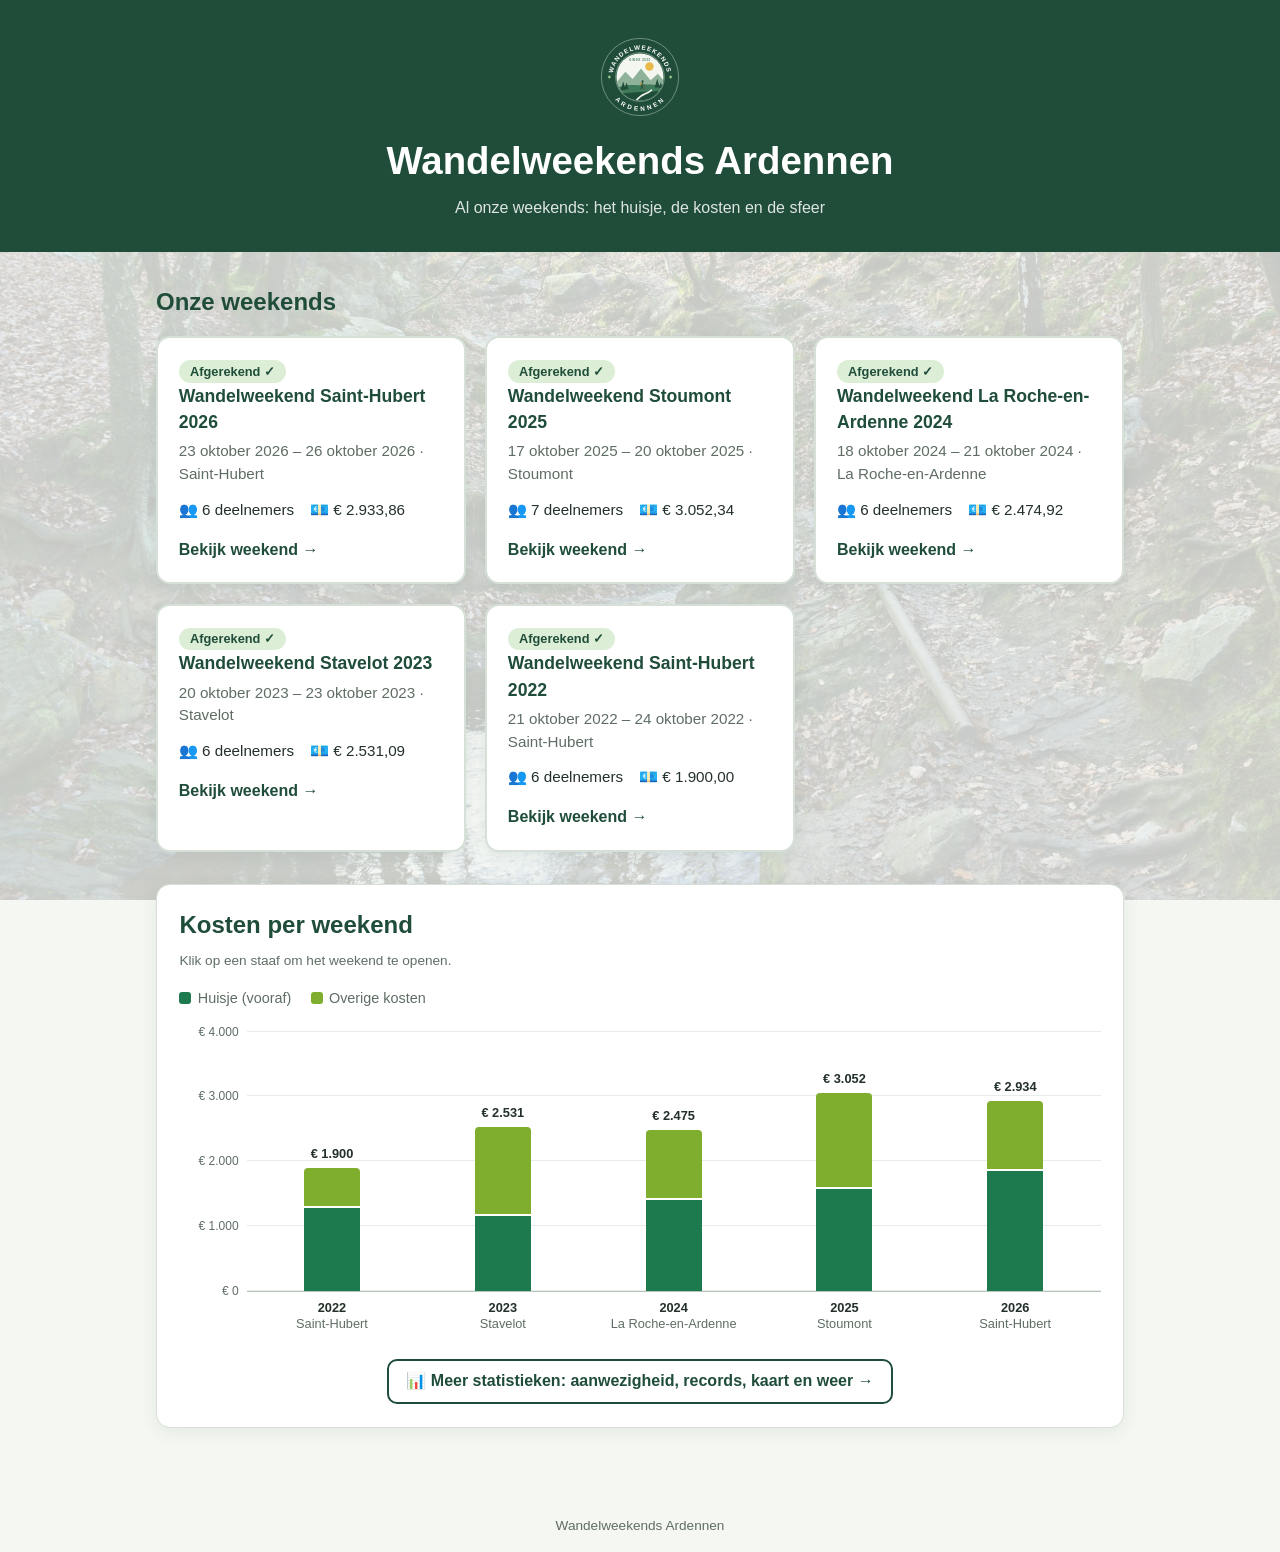
<file: index.html>
<!DOCTYPE html>
<html lang="nl">
<head>
  <meta charset="UTF-8">
  <meta name="viewport" content="width=device-width, initial-scale=1.0">
  <meta name="robots" content="noindex, nofollow">
  <title>Wandelweekends Ardennen</title>
  <link rel="stylesheet" href="style.css">
  <link rel="icon" href="assets/logo.svg" type="image/svg+xml">
</head>
<body>
  <header class="kop">
    <a href="index.html"><img class="kop-logo" src="assets/logo.svg" alt="Logo Wandelweekends Ardennen"></a>
    <h1>Wandelweekends Ardennen</h1>
    <p>Al onze weekends: het huisje, de kosten en de sfeer</p>
  </header>

  <main>
    <h2>Onze weekends</h2>
    <!-- script.js vult deze lijst met een kaart per weekend -->
    <section id="weekend-lijst" class="kaarten"></section>

    <section class="kaart grafiek-kaart">
      <h2>Kosten per weekend</h2>
      <p class="voetnoot">Klik op een staaf om het weekend te openen.</p>
      <div id="grafiek"></div>
      <p class="meer-stats"><a class="knop" href="stats.html">📊 Meer statistieken: aanwezigheid, records, kaart en weer →</a></p>
    </section>
  </main>

  <footer>Wandelweekends Ardennen</footer>

  <script src="data/weekends.js"></script>
  <script src="script.js"></script>
</body>
</html>
</file>
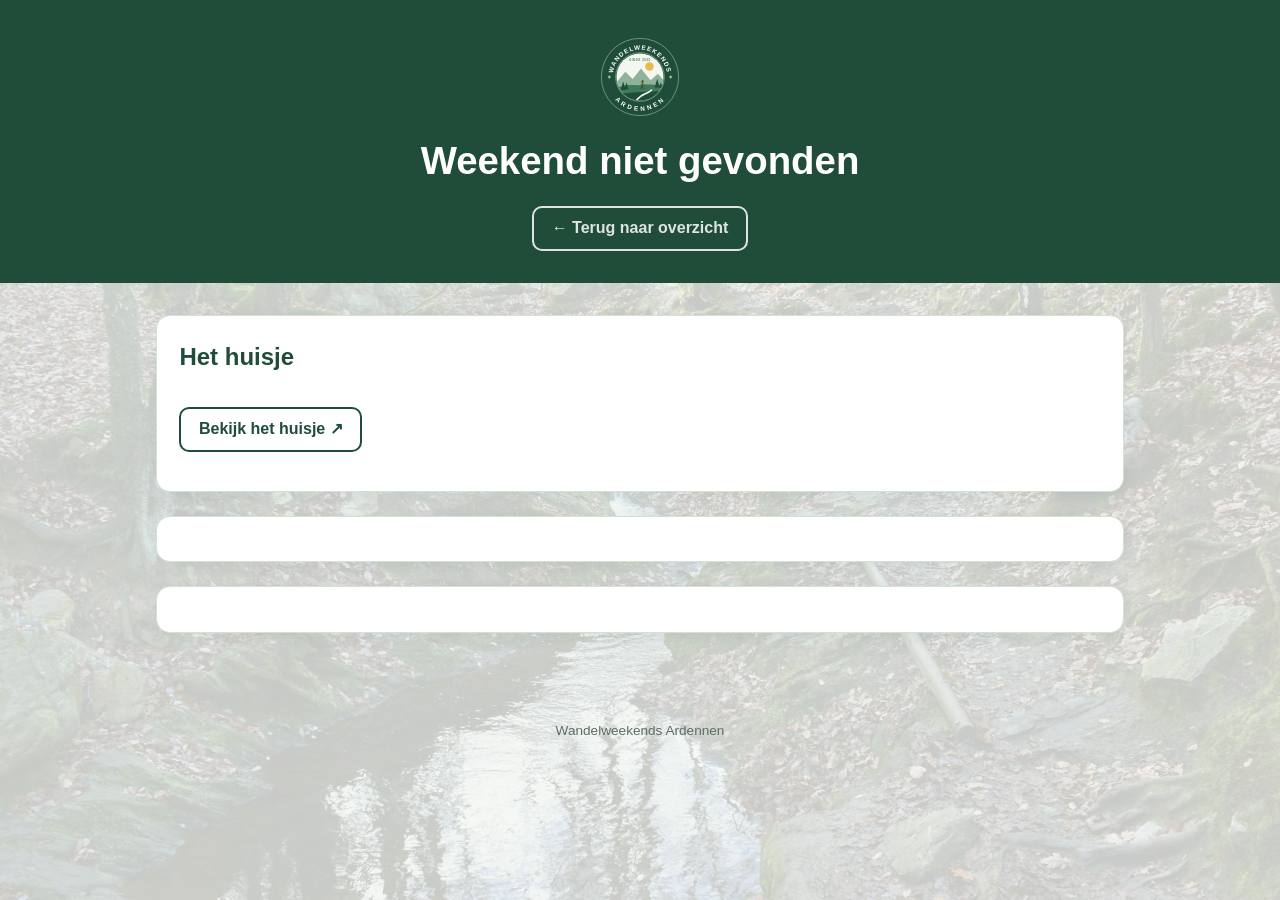
<file: weekend.html>
<!DOCTYPE html>
<html lang="nl">
<head>
  <meta charset="UTF-8">
  <meta name="viewport" content="width=device-width, initial-scale=1.0">
  <title>Weekend — Wandelweekends Ardennen</title>
  <link rel="stylesheet" href="style.css">
  <link rel="icon" href="assets/logo.svg" type="image/svg+xml">
</head>
<body>
  <header class="kop">
    <a href="index.html"><img class="kop-logo" src="assets/logo.svg" alt="Logo Wandelweekends Ardennen"></a>
    <h1 id="titel">Weekend</h1>
    <p id="subtitel"></p>
    <p style="margin-top:1rem"><a class="knop" href="index.html">← Terug naar overzicht</a></p>
  </header>

  <main id="weekend-detail">
    <section class="kaart">
      <h2>Het huisje</h2>
      <dl class="info" id="info"></dl>
      <p style="margin-top:1rem"><a class="knop" id="link-huisje" target="_blank" rel="noopener">Bekijk het huisje ↗</a></p>
    </section>

    <!-- script.js vult deze sectie met het kostenoverzicht -->
    <section class="kaart" id="kosten"></section>

    <!-- script.js vult deze sectie met de fotogalerij -->
    <section class="kaart" id="sfeer"></section>
  </main>

  <footer>Wandelweekends Ardennen</footer>

  <script src="data/weekends.js"></script>
  <script src="script.js"></script>
</body>
</html>
</file>
<file: style.css>
/* ===== Kleuren (pas hier aan) ===== */
:root {
  --groen-donker: #1f4d3a;   /* hoofdkleur: titels, knoppen, randen */
  --groen-mid:    #3f6b50;   /* subtitels, iconen */
  --groen-licht:  #dcefd6;   /* hover op aanklikbare elementen */
  --wit:          #ffffff;
  --achtergrond:  #f5f7f2;
  --tekst:        #24312a;
  --tekst-zacht:  #5f6d64;
  --rand:         #d6e0d6;
  --radius:       14px;      /* afronding kaders */
  --radius-knop:  10px;      /* afronding knoppen */
  --schaduw:      0 4px 18px rgba(31, 77, 58, .08);
}

* { box-sizing: border-box; }

body {
  margin: 0;
  font-family: "Segoe UI", Arial, sans-serif;
  color: var(--tekst);
  background: var(--achtergrond);
  line-height: 1.5;
  min-height: 100vh;
}

/* Achtergrondlandschap: licht doorschijnend */
body::before {
  content: "";
  position: fixed;
  inset: 0;
  /* Overzichtspagina: background-overzichtpagina.jpg.
     Weekendpagina: script.js zet --achtergrond-foto op assets/<weekend-id>/page_picture.jpg.
     Ontbreekt de foto, dan de getekende versie. */
  background:
    var(--achtergrond-foto, url("assets/background-overzichtpagina.jpg")) center / cover no-repeat,
    url("assets/achtergrond.svg") center bottom / cover no-repeat;
  opacity: .18;              /* hoe sterk de achtergrond doorschijnt */
  filter: saturate(.8);      /* foto iets rustiger maken */
  z-index: -1;
}

/* Weekend zonder page_picture: logo als verbleekt watermerk */
body.met-logo::before {
  background: url("assets/logo.svg") center 60% / min(75vmin, 620px) no-repeat;
  opacity: .07;
  filter: none;
}

/* ===== Header ===== */
.kop-logo { width: 84px; height: 84px; display: block; margin: 0 auto .8rem; transition: transform .2s; }
.kop a:hover .kop-logo { transform: scale(1.05); }
.kop {
  background: var(--groen-donker);
  color: var(--wit);
  padding: 2.2rem 1rem 2rem;
  text-align: center;
}
.kop h1 { margin: 0; font-size: clamp(1.6rem, 4vw, 2.4rem); }
.kop p  { margin: .4rem 0 0; opacity: .85; }

main {
  max-width: 1000px;
  margin: 0 auto;
  padding: 2rem 1rem 3rem;
}

h2 { color: var(--groen-donker); margin: 0 0 1rem; }

/* ===== Kaarten (witte kaders) ===== */
.kaart {
  background: var(--wit);
  border: 1px solid var(--rand);
  border-radius: var(--radius);
  box-shadow: var(--schaduw);
  padding: 1.4rem;
  margin-bottom: 1.5rem;
}

.kaarten {
  display: grid;
  grid-template-columns: repeat(auto-fill, minmax(280px, 1fr));
  gap: 1.2rem;
}

/* Aanklikbare kaart (weekend in overzicht) */
a.weekend-kaart {
  display: block;
  text-decoration: none;
  color: inherit;
  background: var(--wit);
  border: 2px solid var(--rand);
  border-radius: var(--radius);
  box-shadow: var(--schaduw);
  padding: 1.3rem;
  transition: background .2s, border-color .2s, transform .2s;
}
a.weekend-kaart:hover,
a.weekend-kaart:focus-visible {
  background: var(--groen-licht);
  border-color: var(--groen-donker);
  transform: translateY(-2px);
}
.weekend-kaart h3 { margin: 0 0 .3rem; color: var(--groen-donker); }
.weekend-kaart .datum { color: var(--tekst-zacht); font-size: .95rem; }
.weekend-kaart .details { display: flex; gap: 1rem; margin-top: .8rem; font-size: .95rem; }
.weekend-kaart .meer { display: inline-block; margin-top: 1rem; font-weight: 600; color: var(--groen-donker); }

/* ===== Knoppen ===== */
.knop {
  display: inline-block;
  padding: .55rem 1.1rem;
  border: 2px solid var(--groen-donker);
  border-radius: var(--radius-knop);
  background: var(--wit);
  color: var(--groen-donker);
  font-weight: 600;
  text-decoration: none;
  cursor: pointer;
  transition: background .2s;
}
.knop:hover, .knop:focus-visible { background: var(--groen-licht); }
.kop .knop { background: transparent; color: var(--wit); border-color: var(--wit); }
.kop .knop:hover { background: var(--groen-licht); color: var(--groen-donker); }

/* ===== Info-lijst ===== */
.info { display: grid; grid-template-columns: max-content 1fr; gap: .4rem 1.2rem; margin: 0; }
.info dt { color: var(--tekst-zacht); }
.info dd { margin: 0; font-weight: 600; }

.label {
  display: inline-block;
  background: var(--groen-licht);
  color: var(--groen-donker);
  border-radius: 999px;
  padding: .1rem .7rem;
  font-size: .8rem;
  font-weight: 600;
}
.binnenkort { color: var(--tekst-zacht); font-style: italic; }

footer { text-align: center; color: var(--tekst-zacht); font-size: .85rem; padding: 1rem; }

/* ===== Kostenoverzicht ===== */
h3 { color: var(--groen-donker); margin: 1.8rem 0 .8rem; font-size: 1.1rem; }
h3 small { color: var(--tekst-zacht); font-weight: normal; font-size: .85rem; }
.kaart-kop { display: flex; justify-content: space-between; align-items: center; gap: 1rem; flex-wrap: wrap; }
.kaart-kop h2 { margin: 0; }

.label-ok   { background: var(--groen-licht); color: var(--groen-donker); }
.label-open { background: #fdecd2; color: #8a5a10; }

/* Tegels met totalen */
.tegels { display: grid; grid-template-columns: repeat(auto-fit, minmax(170px, 1fr)); gap: .8rem; margin-top: 1.2rem; }
.tegel { min-width: 0; border: 1px solid var(--rand); border-radius: var(--radius-knop); padding: .9rem 1rem; background: #fafcf9; }
.tegel span { display: block; color: var(--tekst-zacht); font-size: .85rem; }
.tegel strong { font-size: 1.3rem; color: var(--groen-donker); }

/* Balkjes per categorie */
.balk-rij { display: grid; grid-template-columns: 110px 1fr 100px; align-items: center; gap: .8rem; margin-bottom: .5rem; }
.balk { background: #eef3ee; border-radius: 999px; height: 14px; overflow: hidden; }
.balk span { display: block; height: 100%; background: var(--groen-mid); border-radius: 999px; }
.balk-bedrag { text-align: right; font-variant-numeric: tabular-nums; }

/* Tabellen */
.tabel-wrap { overflow-x: auto; }
.tabel { width: 100%; border-collapse: collapse; font-size: .95rem; }
.tabel th { text-align: left; color: var(--tekst-zacht); font-weight: 600; border-bottom: 2px solid var(--rand); padding: .5rem; }
.tabel td { border-bottom: 1px solid var(--rand); padding: .5rem; vertical-align: top; }
.getal { text-align: right; font-variant-numeric: tabular-nums; white-space: nowrap; }
th.getal { text-align: right; }
.plus { color: #2e7d32; font-weight: 600; }
.min  { color: #c62828; font-weight: 600; }

/* Klikbare naam */
.naam-knop {
  font: inherit; font-weight: 600; color: var(--groen-donker);
  background: var(--wit); border: 2px solid var(--rand); border-radius: var(--radius-knop);
  padding: .25rem .7rem; cursor: pointer; transition: background .2s, border-color .2s;
}
.naam-knop:hover, .naam-knop:focus-visible { background: var(--groen-licht); border-color: var(--groen-donker); }
.naam-knop[aria-expanded="true"] { background: var(--groen-licht); border-color: var(--groen-donker); }
.detail-rij td { background: #f7faf6; }
.persoon { padding: .4rem .2rem; }
.persoon p { margin: .8rem 0 0; font-size: .95rem; }

/* Wie betaalt aan wie */
.transfers { list-style: none; padding: 0; margin: 0; }
.transfers li {
  display: flex; align-items: center; gap: .6rem; flex-wrap: wrap;
  border: 1px solid var(--rand); border-radius: var(--radius-knop); padding: .6rem .9rem; margin-bottom: .5rem;
}
.transfers li .getal { margin-left: auto; font-weight: 600; }
.transfers li.gedaan { color: var(--tekst-zacht); background: #fafcf9; }

.voetnoot { color: var(--tekst-zacht); font-size: .85rem; margin: .6rem 0 0; }

/* Afrekening-melding */
.melding { border: 2px solid #f0c98a; background: #fffaf1; border-radius: var(--radius-knop); padding: 1rem 1.2rem; margin-bottom: 1rem; }
.melding p { margin: 0 0 .6rem; }
.melding-ok { border-color: var(--groen-licht); background: #f6fbf4; }
.rekening { white-space: nowrap; letter-spacing: .03em; }
.melding .knop { margin-top: .4rem; }

/* Kosten in detail: uitklapbaar per categorie */
.categorie { border: 1px solid var(--rand); border-radius: var(--radius-knop); margin-bottom: .6rem; background: var(--wit); }
.categorie summary {
  cursor: pointer; list-style: none; display: flex; justify-content: space-between; gap: 1rem;
  padding: .7rem 1rem; font-weight: 600; color: var(--groen-donker); border-radius: var(--radius-knop);
}
.categorie summary::-webkit-details-marker { display: none; }
.categorie summary::before { content: "▸"; margin-right: .5rem; transition: transform .2s; }
.categorie[open] summary::before { transform: rotate(90deg); }
.categorie summary span:first-child { margin-right: auto; }
.categorie summary small { color: var(--tekst-zacht); font-weight: normal; }
.categorie summary:hover { background: var(--groen-licht); }
.categorie .tabel-wrap { padding: 0 1rem .8rem; }

/* ===== Sfeerbeelden: galerij ===== */
.galerij { display: grid; grid-template-columns: repeat(auto-fill, minmax(160px, 1fr)); gap: .6rem; margin-top: 1rem; }
.galerij button {
  padding: 0; border: 2px solid transparent; border-radius: var(--radius-knop); overflow: hidden;
  cursor: zoom-in; background: #eef3ee; aspect-ratio: 4 / 3; transition: border-color .2s, transform .2s;
}
.galerij button:hover, .galerij button:focus-visible { border-color: var(--groen-donker); transform: translateY(-2px); }
.galerij img { width: 100%; height: 100%; object-fit: cover; display: block; }

/* Lightbox (foto groot bekijken) */
.lightbox { position: fixed; inset: 0; z-index: 50; background: rgba(15, 30, 22, .92); display: flex; align-items: center; justify-content: center; }
.lightbox[hidden] { display: none; }
.lightbox img { max-width: 92vw; max-height: 84vh; border-radius: 8px; box-shadow: 0 8px 40px rgba(0,0,0,.5); }
.lightbox .lb-knop {
  position: absolute; background: var(--wit); color: var(--groen-donker); border: none; border-radius: 999px;
  width: 44px; height: 44px; font-size: 1.4rem; cursor: pointer; display: grid; place-items: center;
}
.lightbox .lb-knop:hover { background: var(--groen-licht); }
.lb-sluit { top: 1rem; right: 1rem; }
.lb-vorige { left: 1rem; top: 50%; transform: translateY(-50%); }
.lb-volgende { right: 1rem; top: 50%; transform: translateY(-50%); }
.lb-teller { position: absolute; bottom: 1rem; left: 50%; transform: translateX(-50%); color: #fff; font-size: .9rem; opacity: .85; }

/* ===== Grafiek overzichtspagina ===== */
.grafiek-kaart { margin-top: 2rem; }
.grafiek-kaart .voetnoot { margin: -.5rem 0 1rem; }
#grafiek { position: relative; --g-huisje: #1d7a4e; --g-overige: #7fae2e; }
.g-legende { display: flex; gap: 1.2rem; font-size: .9rem; color: var(--tekst-zacht); margin-bottom: 1rem; }
.g-legende i { display: inline-block; width: 12px; height: 12px; border-radius: 3px; margin-right: .4rem; vertical-align: -1px; }
.g-legende .g-huisje, .g-staaf .g-huisje { background: var(--g-huisje); }
.g-legende .g-overige, .g-staaf .g-overige { background: var(--g-overige); }
.g-vlak { position: relative; height: 260px; margin: 1.4rem 0 0 4.2rem; border-bottom: 1px solid #b9c4bb; }
.g-lijn { position: absolute; left: 0; right: 0; border-top: 1px solid #e6ece6; }
.g-lijn span { position: absolute; right: 100%; transform: translateY(-50%); padding-right: .5rem; font-size: .75rem; color: var(--tekst-zacht); white-space: nowrap; }
.g-kolommen { position: absolute; inset: 0; display: flex; gap: 1rem; padding: 0 .5rem; }
.g-kolom { flex: 1; display: flex; align-items: flex-end; justify-content: center; text-decoration: none; border-radius: 6px 6px 0 0; }
.g-kolom:hover { background: rgba(220, 239, 214, .55); }
.g-staaf { position: relative; width: min(56px, 70%); display: flex; flex-direction: column; gap: 2px; }
.g-staaf .g-overige { border-radius: 4px 4px 0 0; }
.g-totaal { position: absolute; bottom: 100%; left: 50%; transform: translateX(-50%); padding-bottom: .3rem; font-size: .8rem; font-weight: 600; color: var(--tekst); white-space: nowrap; }
.g-labels { display: flex; gap: 1rem; padding: .5rem .5rem 0; margin-left: 4.2rem; }
.g-labels span { flex: 1; text-align: center; font-size: .8rem; color: var(--tekst-zacht); line-height: 1.3; }
.g-labels strong { color: var(--tekst); }
.g-tip { position: absolute; pointer-events: none; background: var(--wit); border: 1px solid var(--rand); box-shadow: var(--schaduw); border-radius: 8px; padding: .5rem .7rem; font-size: .82rem; line-height: 1.45; z-index: 2; white-space: nowrap; }

@media (max-width: 560px) {
  .balk-rij { grid-template-columns: 80px 1fr 85px; gap: .5rem; }
  .info { grid-template-columns: 1fr; }
  .info dd { margin-bottom: .4rem; }
  .tegels { grid-template-columns: 1fr 1fr; }
  .tegel strong { font-size: 1.05rem; }
  /* kolom Nachten verbergen op gsm (staat ook in het detail) */
  .tabel-deelnemers th:nth-child(2), .tabel-deelnemers td:nth-child(2) { display: none; }
  .tabel { font-size: .82rem; }
  .tabel th, .tabel td { padding: .45rem .25rem; }
  .naam-knop { padding: .2rem .45rem; }
  .g-vlak, .g-labels { margin-left: 3.2rem; }
  .g-kolommen, .g-labels { gap: .3rem; padding: 0 .1rem; }
  .g-totaal { font-size: .65rem; }
  .g-labels span { font-size: .68rem; }
}

/* ===== Statistiekenpagina ===== */
.meer-stats { text-align: center; margin: 1.6rem 0 0; }

.schakelaar { display: inline-flex; border: 2px solid var(--groen-donker); border-radius: var(--radius-knop); overflow: hidden; }
.schakelaar button {
  font: inherit; font-size: .9rem; font-weight: 600; color: var(--groen-donker);
  background: var(--wit); border: none; padding: .4rem .9rem; cursor: pointer; transition: background .2s;
}
.schakelaar button + button { border-left: 2px solid var(--groen-donker); }
.schakelaar button:hover { background: var(--groen-licht); }
.schakelaar button.actief { background: var(--groen-donker); color: var(--wit); }

.tegels-3 { grid-template-columns: repeat(3, 1fr); }
.grafiek-houder { position: relative; height: 360px; margin-top: 1rem; }
.grafiek-laag { height: 300px; }
#grafiek-kosten { cursor: pointer; }

/* Aftellen */
.aftellen { text-align: center; }
.teller { display: flex; justify-content: center; gap: .8rem; flex-wrap: wrap; margin: .5rem 0; }
.teller div { min-width: 90px; border: 1px solid var(--rand); border-radius: var(--radius-knop); background: #fafcf9; padding: .7rem .5rem; }
.teller strong { display: block; font-size: 2rem; color: var(--groen-donker); font-variant-numeric: tabular-nums; line-height: 1.1; }
.teller span { color: var(--tekst-zacht); font-size: .85rem; }

/* Records */
.records { display: grid; grid-template-columns: repeat(auto-fill, minmax(230px, 1fr)); gap: .8rem; }
.record {
  display: flex; flex-direction: column; gap: .15rem; text-decoration: none; color: inherit;
  border: 2px solid var(--rand); border-radius: var(--radius-knop); padding: .9rem 1rem; background: var(--wit);
  transition: background .2s, border-color .2s, transform .2s;
}
a.record:hover { background: var(--groen-licht); border-color: var(--groen-donker); transform: translateY(-2px); }
.record-icoon { font-size: 1.5rem; }
.record-titel { color: var(--tekst-zacht); font-size: .85rem; }
.record strong { color: var(--groen-donker); font-size: 1.25rem; }
.record-sub { font-size: .85rem; }

/* Aanwezigheidsmatrix */
.matrix th { text-align: center; font-size: .85rem; }
.matrix th:first-child { text-align: left; }
.matrix td.mee, .matrix td.niet { text-align: center; }
.matrix td.mee { background: #eef6ea; color: var(--groen-donker); font-weight: 700; }
.matrix td.mee small { display: block; font-weight: 400; color: var(--tekst-zacht); font-size: .75rem; }
.matrix td.niet { color: #b9c4bb; }

/* Persoon kiezen */
.namen { display: flex; flex-wrap: wrap; gap: .5rem; margin-bottom: 1rem; }
.naam-knop[aria-pressed="true"] { background: var(--groen-donker); border-color: var(--groen-donker); color: var(--wit); }

/* Kaart */
#kaart-ardennen { height: 440px; border-radius: var(--radius-knop); border: 1px solid var(--rand); z-index: 0; }
.pin img { width: 40px; height: 40px; filter: drop-shadow(0 2px 4px rgba(0,0,0,.35)); transition: transform .2s; }
.pin:hover img { transform: scale(1.15); }
.leaflet-popup-content { font-family: "Segoe UI", Arial, sans-serif; line-height: 1.6; }
.leaflet-popup-content a { color: var(--groen-donker); font-weight: 600; }

/* Weer */
.weer-lijst { display: grid; gap: .8rem; }
.weer-kaart { border: 1px solid var(--rand); border-radius: var(--radius-knop); padding: .9rem 1rem; background: var(--wit); }
.weer-kop { display: flex; justify-content: space-between; align-items: center; gap: .5rem; flex-wrap: wrap; margin-bottom: .6rem; }
.weer-kop a { color: var(--groen-donker); text-decoration: none; }
.weer-kop a:hover { text-decoration: underline; }
.weer-dagen { display: grid; grid-template-columns: repeat(auto-fit, minmax(90px, 1fr)); gap: .5rem; }
.weer-dag { display: flex; flex-direction: column; align-items: center; background: #fafcf9; border-radius: 8px; padding: .5rem .3rem; font-size: .85rem; }
.weer-icoon { font-size: 1.6rem; line-height: 1.3; }
.weer-dag strong { font-size: 1.1rem; color: var(--groen-donker); }
.weer-dag small { color: var(--tekst-zacht); }
.weer-kaart .voetnoot { margin-top: .5rem; }

@media (max-width: 560px) {
  .grafiek-houder { height: 300px; }
  .tegels-3 { grid-template-columns: 1fr 1fr; }
  .teller div { min-width: 70px; }
  .teller strong { font-size: 1.5rem; }
  #kaart-ardennen { height: 340px; }
}

/* Status per deelnemer */
.tabel-deelnemers .label { white-space: nowrap; }
.voldaan-teller { font-size: 1.05rem; }
@media (max-width: 560px) { .tabel-deelnemers .label { white-space: normal; } }
</file>
